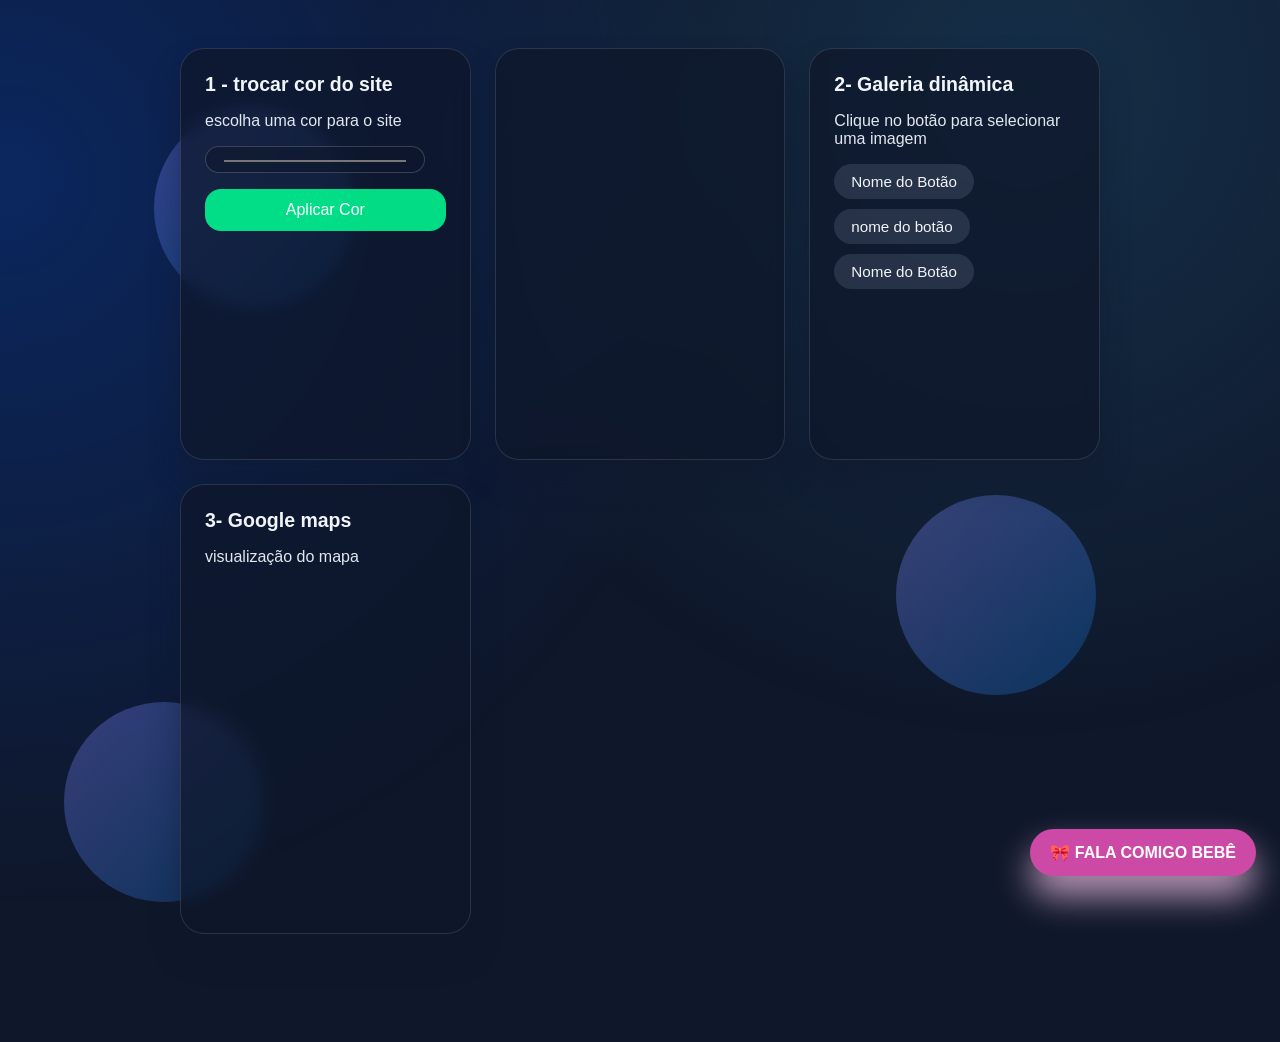
<file: projeto/index.html>
<!DOCTYPE html>
<html lang="en">
<head>
    <meta charset="UTF-8">
    <meta name="viewport" content="width=device-width, initial-scale=1.0">
    <title>Document</title>
    <link href="estilo.css" rel= "stylesheet"></lin>
</head>
<body>


    <div class="bg">
        <span class="orb orb-1"></span>
        <span class="orb orb-2"></span>
        <span class="orb orb-3"></span>
    </div>

    <main class="page">
        <section class="grid">
            <article class="card">
              <h2>1 - trocar cor do site</h2>
              <p>escolha uma cor para o site</p>
              <input type="color" id="seletorCor"valor="red">
              <button id="btnAplicarCor">Aplicar Cor</button>          
            </article>
            <article class="card">

            </article>
            <article class="card">
                <h2>2- Galeria dinâmica</h2>
                <p>Clique no botão para selecionar uma imagem</p>
                <div class="chips">
                    <button class="chip" data-image="https://images.unsplash.com/photo-1512850183-6d7990f42385?q=80&w=387&auto=format&fit=crop&ixlib=rb-4.1.0&ixid=M3wxMjA3fDB8MHxwaG90by1wYWdlfHx8fGVufDB8fHx8fA%3D%3D">Nome do Botão</button>
                     <button class="chip" data-image="https://images.unsplash.com/photo-1568515387631-8b650bbcdb90?q=80&w=870&auto=format&fit=crop&ixlib=rb-4.1.0&ixid=M3wxMjA3fDB8MHxwaG90by1wYWdlfHx8fGVufDB8fHx8fA%3D%3D">nome do botão</button>
                      <button class="chip" data-image ="https://images.unsplash.com/photo-1724123467534-a12cec35bdd4?q=80&w=387&auto=format&fit=crop&ixlib=rb-4.1.0&ixid=M3wxMjA3fDB8MHxwaG90by1wYWdlfHx8fGVufDB8fHx8fA%3D%3D">Nome do Botão</button>


   </div>
   <div class="galeria" id="galeriaHero"></div>
            </article>
            <article class="card"> 
                <h2> 3- Google maps</h2>
                <p>visualização do mapa</p>
            </article>
            <iframe src="https://www.google.com/maps/embed?pb=!1m18!1m12!1m3!1d5317.838187581075!2d16.373818871220806!3d48.20817428679214!2m3!1f0!2f0!3f0!3m2!1i1024!2i768!4f13.1!3m3!1m2!1s0x476d079e5136ca9f%3A0xfdc2e58a51a25b46!2zVmllbmEsIMOBdXN0cmlh!5e0!3m2!1spt-BR!2sbr!4v1763821169938!5m2!1spt-BR!2sbr" width="600" height="450" style="border:0;" allowfullscreen="" loading="lazy" referrerpolicy="no-referrer-when-downgrade"></iframe>
            
            
        </section>
        <a class="btn-whatsapp" href="https;//wa.me/5516992503346" target="_blank">
          🎀 FALA COMIGO BEBÊ  
        </a>
    </main>
    <script src="script.js"></script>


    
</body>
</html>
</file>
<file: projeto/estilo.css>
:root {
  --cor-primaria: #63acffff;
  --cor-fundo: #0f172a;
  --cor-card: rgba(15, 23, 42, 0.72);
  --cor-texto: #e2e8f0;
}

* {
  box-sizing: border-box;
  margin: 0;
  padding: 0;
}

body {
  font-family: "Segoe UI", Tahoma, sans-serif;
  background: var(--cor-fundo);
  color: var(--cor-texto);
  min-height: 100vh;
  overflow-x: hidden;
}

.bg {
  position: fixed;
  inset: 0;
  background: radial-gradient(
      circle at 0% 20%,
      rgba(0, 89, 255, 0.25),
      transparent 50%
    ),
    radial-gradient(
      circle at 80% 10%,
      rgba(56, 189, 248, 0.15),
      transparent 50%
    );
  z-index: 0;
  filter: blur(0.4px);
}

.orb {
  position: absolute;
  width: 200px;
  height: 200px;
  border-radius: 50%;
  background: linear-gradient(
    135deg,
    rgba(140, 134, 255, 0.55),
    rgba(0, 140, 255, 0.4)
  );
  animation: flutuar 9s ease-in-out infinite;
  opacity: 0.6;
}

.orb-1 {
  top: 12%;
  left: 12%;
  animation-delay: 0s;
}
.orb-2 {
  top: 55%;
  left: 70%;
  animation-delay: 2.3s;
}
.orb-3 {
  top: 78%;
  left: 5%;
  animation-delay: 4.1s;
}

@keyframes flutuar {
  0%,
  100% {
    transform: translateY(0) scale(1);
  }
  50% {
    transform: translateY(-18px) scale(1.05);
  }
}

.page {
  position: relative;
  z-index: 1;
  max-width: 960px;
  margin: 48px auto;
  padding: 0 20px 60px;
}

input[type="color"] {
  padding: 12px 16px;
  border-radius: 16px;
  border: 1px solid rgba(255, 255, 255, 0.18);
  background: rgba(15, 23, 42, 0.55);
  color: #f8fafc;
  min-width: 220px;
}

button {
  border: none;
  border-radius: 16px;
  padding: 12px 18px;
  font-size: 1rem;
  cursor: pointer;
  background: rgba(0, 255, 149, 0.85);
  color: #ffffff;
  transition: transform 0.18s ease, box-shadow 0.18s ease;
}

button:hover {
  transform: translateY(-1px);
  box-shadow: 0 15px 28px rgba(108, 99, 255, 0.3);
}

.grid {
  display: grid;
  gap: 24px;
  grid-template-columns: repeat(auto-fit, minmax(240px, 1fr));
}

.card {
  background: var(--cor-card);
  border: 1px solid rgba(255, 255, 255, 0.12);
  border-radius: 24px;
  padding: 24px;
  display: flex;
  flex-direction: column;
  gap: 16px;
  box-shadow: 0 20px 30px rgba(15, 23, 42, 0.4);
  backdrop-filter: blur(8px);
  transition: transform 0.3s ease, box-shadow 0.3s ease;
}

.card:hover {
  transform: translateY(-6px) scale(1.01);
  box-shadow: 0 30px 45px rgba(15, 23, 42, 0.55);
}

.card h2 {
  font-size: 1.22rem;
  color: #f1f5f9;
}

.chips {
  display: flex;
  gap: 10px;
  flex-wrap: wrap;
}

.chip {
  background: rgba(148, 163, 184, 0.18);
  border-radius: 999px;
  padding: 8px 16px;
  font-size: 0.95rem;
  color: #f1f5f9;
  border: 1px solid transparent;
}

.chip:hover {
  border-color: var(--cor-primaria);
}

.galeria {
  height: 130px;
  border-radius: 18px;
  overflow: hidden;
  background-size: cover;
  background-position: center;
  transition: transform 0.4s ease;
}

.galeria:hover {
  transform: scale(1.05);
  box-shadow: 0 20px 35px rgba(0, 0, 0, 0.35);
}

img:hover {
  transform: scale(1.05) rotate(-1deg);
  box-shadow: 0 12px 28px rgba(15, 23, 42, 0.45)
}

.galeria.ativa {
  transform: scale(1.03);
}

img,
.galeria,
.card,
.chip {
  transition: transform 0.3s ease, box-shadow 0.3s ease;
}

.btn-whatsapp {
  position: fixed;
  bottom: 24px;
  right: 24px;
  background: #cc4aa5;
  color: #ffffff;
  padding: 14px 20px;
  border-radius: 999px;
  font-weight: 600;
  text-decoration: none;
  box-shadow: 0 20px 35px rgba(212, 171, 206, 0.849);
  display: inline-flex;
  align-items: center;
  gap: 8px;
  transition: transform 0.25s ease, box-shadow 0.25s ease;
}

.btn-whatsapp:hover {
  transform: scale(1.07) translateY(-2px);
  box-shadow: 0 25px 45px rgb(255, 4, 180);
}
</file>
